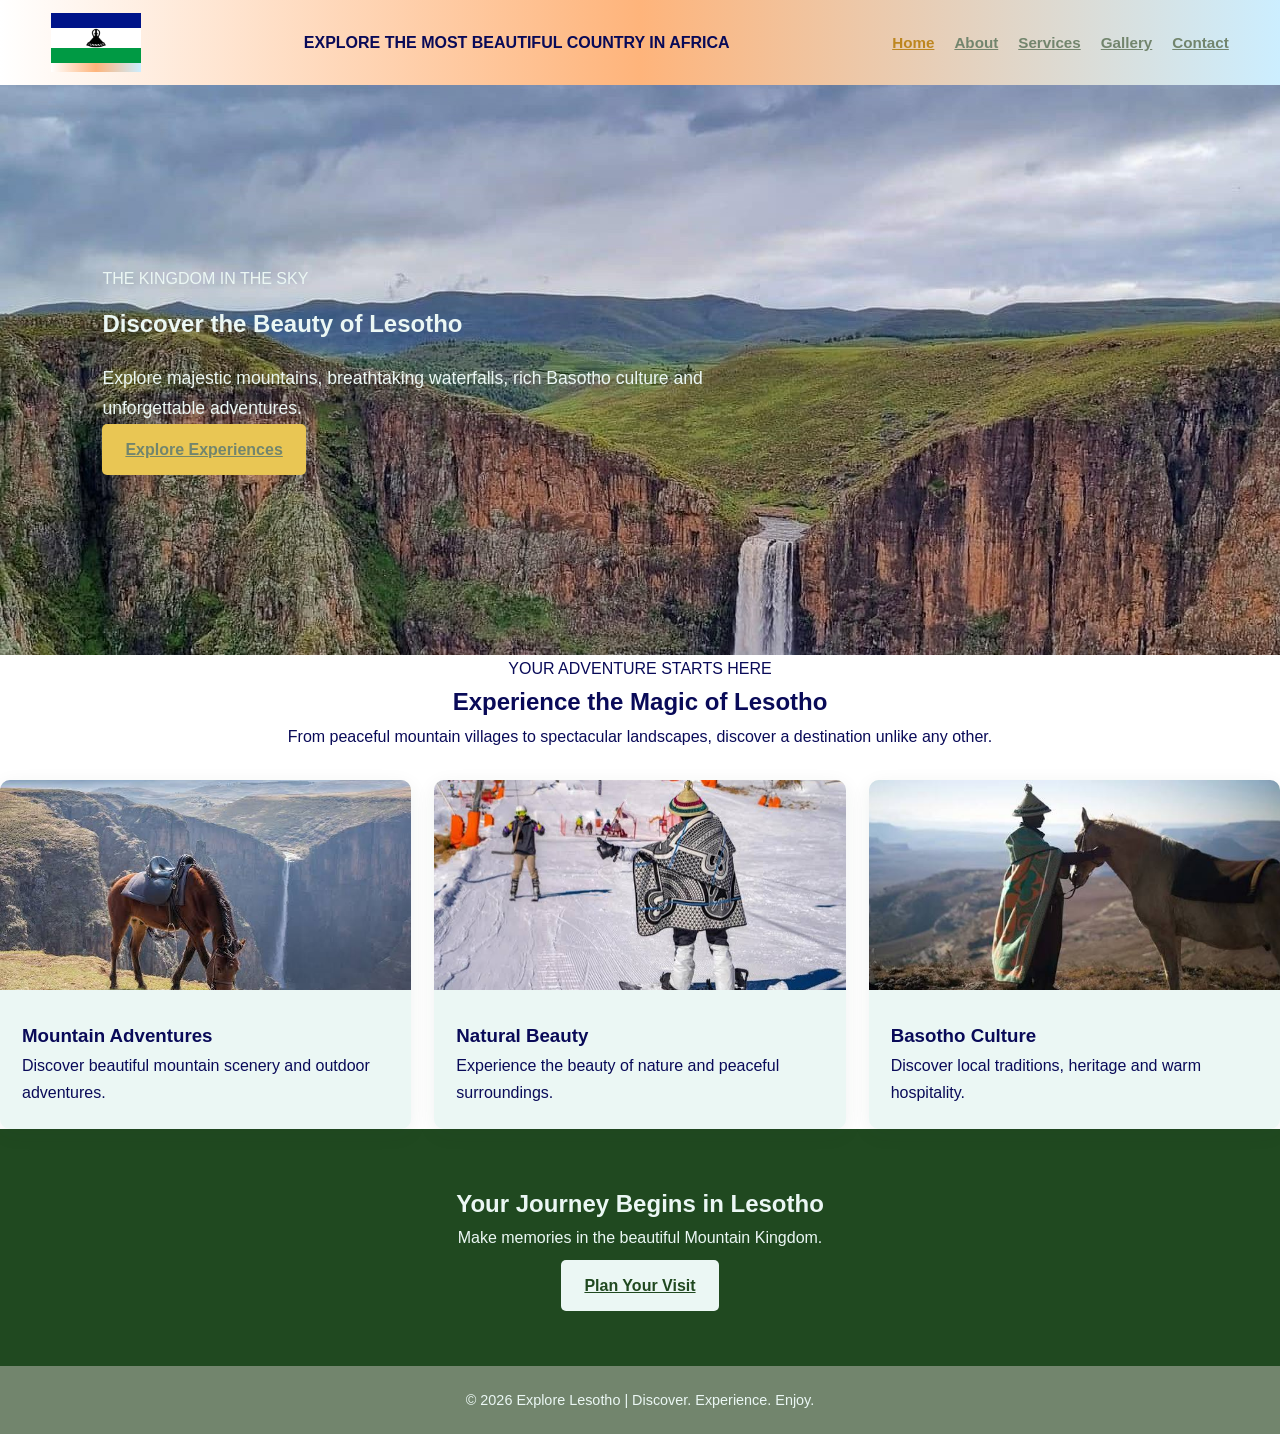
<file: index.html>
<!DOCTYPE html>
<html lang="en">
<head>
    <meta charset="UTF-8">
    <meta name="viewport" content="width=device-width, initial-scale=1">
    <title>Explore Lesotho | Home</title>
    <link rel="stylesheet" href="style.css">
</head>
<body>
<header>
    <nav class="navbar">
       
          <header class="site-header">
    <img src="les.png" width="90" height="50">
</header>

            <span><b>EXPLORE THE MOST BEAUTIFUL COUNTRY IN AFRICA</b></span>
        </a>
        <ul class="nav-links">
            <li><a class="active" href="index.html">Home</a></li>
            <li><a href="about.html">About</a></li>
            <li><a href="services.html">Services</a></li>
            <li><a href="gallery.html">Gallery</a></li>
            <li><a href="contact.html">Contact</a></li>
        </ul>
    </nav>
</header>

<main>
    <section class="hero">
        <div class="hero-content">
            <p class="eyebrow">THE KINGDOM IN THE SKY</p>
            <h1>Discover the Beauty of Lesotho</h1>
            <p>Explore majestic mountains, breathtaking waterfalls,
               rich Basotho culture and unforgettable adventures.</p>
            <a class="btn" href="services.html">Explore Experiences</a>
        </div>
    </section>

    <section class="section intro">
        <p class="eyebrow">YOUR ADVENTURE STARTS HERE</p>
        <h2>Experience the Magic of Lesotho</h2>
        <p>From peaceful mountain villages to spectacular landscapes,
           discover a destination unlike any other.</p>

        <div class="cards">
            <article class="card">
                <img src="horse 2.jpg">
                <div class="card-content">
                    <h3>Mountain Adventures</h3>
                    <p>Discover beautiful mountain scenery and outdoor adventures.</p>
                </div>
            </article>
            <article class="card">
                <img src="skiing.jpg">
                <div class="card-content">
                    <h3>Natural Beauty</h3>
                    <p>Experience the beauty of nature and peaceful surroundings.</p>
                </div>
            </article>
            <article class="card">
                <img src="basotho cultcure.jpg">
                <div class="card-content">
                    <h3>Basotho Culture</h3>
                    <p>Discover local traditions, heritage and warm hospitality.</p>
                </div>
            </article>
        </div>
    </section>

    <section class="cta">
        <h2>Your Journey Begins in Lesotho</h2>
        <p>Make memories in the beautiful Mountain Kingdom.</p>
        <a class="btn btn-light" href="contact.html">Plan Your Visit</a>
    </section>
</main>

<footer>
    <p>&copy; 2026 Explore Lesotho | Discover. Experience. Enjoy.</p>
</footer>
</body>
</html>
</file>
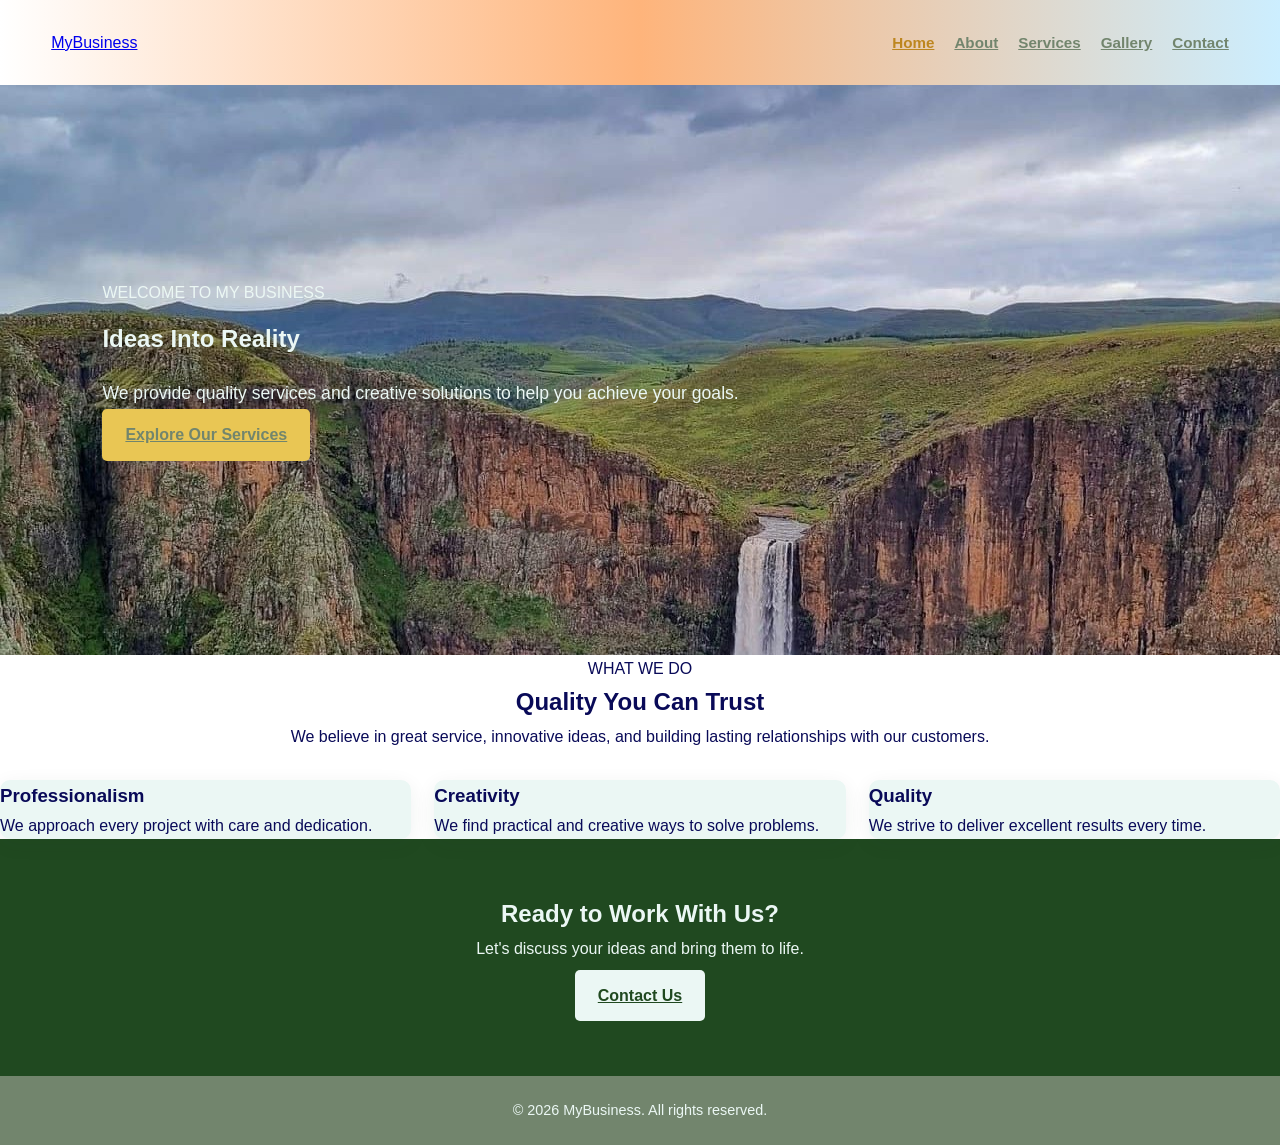
<file: 901021715.html>
<!DOCTYPE html>
<html lang="en">
<head>
    <meta charset="UTF-8">
    <meta name="viewport" content="width=device-width, initial-scale=1.0">
    <title>Home | My Business</title>
    <link rel="stylesheet" href="style.css">
</head>
<body>
    <header>
        <nav class="navbar">
            <a href="index.html" class="logo">MyBusiness</a>
            <ul class="nav-links">
                <li><a href="index.html" class="active">Home</a></li>
                <li><a href="about.html">About</a></li>
                <li><a href="services.html">Services</a></li>
                <li><a href="gallery.html">Gallery</a></li>
                <li><a href="contact.html">Contact</a></li>
            </ul>
        </nav>
    </header>

    <main>
        <section class="hero">
            <div class="hero-content">
                <p class="eyebrow">WELCOME TO MY BUSINESS</p>
                <h1>Ideas Into Reality</h1>
                <p>
                    We provide quality services and creative solutions
                    to help you achieve your goals.
                </p>
                <a href="services.html" class="btn">Explore Our Services</a>
            </div>
        </section>

        <section class="section intro">
            <p class="eyebrow">WHAT WE DO</p>
            <h2>Quality You Can Trust</h2>
            <p>
                We believe in great service, innovative ideas, and
                building lasting relationships with our customers.
            </p>

            <div class="cards">
                <article class="card">
                    <h3>Professionalism</h3>
                    <p>We approach every project with care and dedication.</p>
                </article>
                <article class="card">
                    <h3>Creativity</h3>
                    <p>We find practical and creative ways to solve problems.</p>
                </article>
                <article class="card">
                    <h3>Quality</h3>
                    <p>We strive to deliver excellent results every time.</p>
                </article>
            </div>
        </section>

        <section class="cta">
            <h2>Ready to Work With Us?</h2>
            <p>Let's discuss your ideas and bring them to life.</p>
            <a href="contact.html" class="btn btn-light">Contact Us</a>
        </section>
    </main>

    <footer>
        <p>&copy; 2026 MyBusiness. All rights reserved.</p>
    </footer>
</body>
</html>
</file>
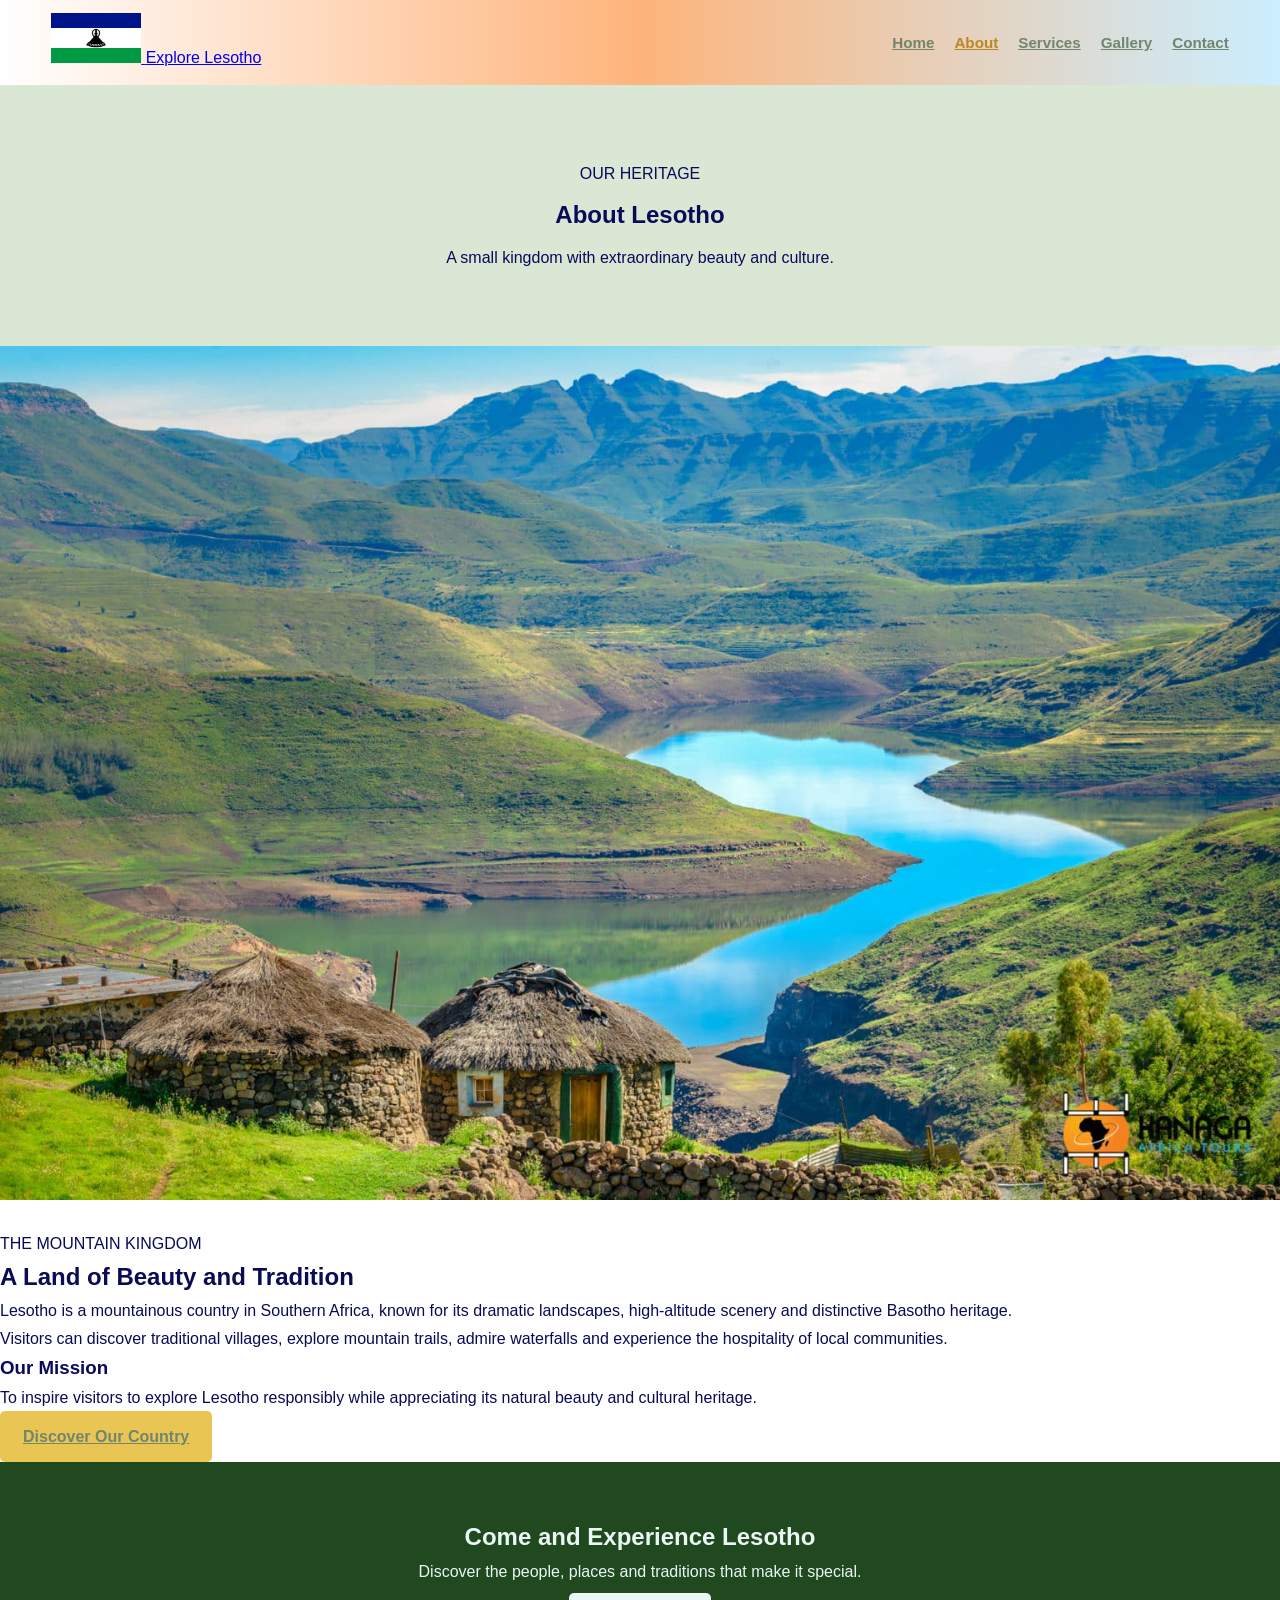
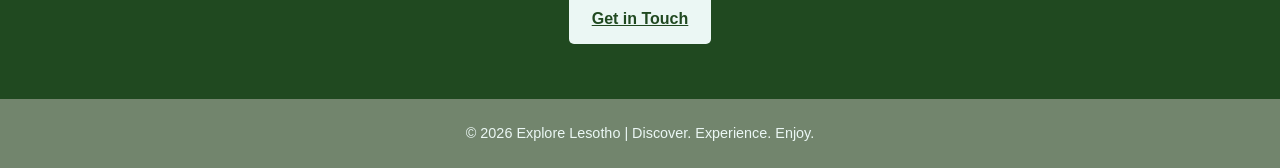
<file: about.html>
<!DOCTYPE html>
<html lang="en">
<head>
    <meta charset="UTF-8">
    <meta name="viewport" content="width=device-width, initial-scale=1.0">
    <title>About Lesotho | Explore Lesotho</title>
    <link rel="stylesheet" href="style.css">
</head>
<body>
<header>
    <nav class="navbar">
        <a href="index.html" class="logo">
            <img src="les.png" width="90" height="50" class="logo-img">
            <span>Explore Lesotho</span>
        </a>
        <ul class="nav-links">
            <li><a href="index.html">Home</a></li>
            <li><a class="active" href="about.html">About</a></li>
            <li><a href="services.html">Services</a></li>
            <li><a href="gallery.html">Gallery</a></li>
            <li><a href="contact.html">Contact</a></li>
        </ul>
    </nav>
</header>

<main>
    <section class="page-banner">
        <p class="eyebrow">OUR HERITAGE</p>
        <h1>About Lesotho</h1>
        <p>A small kingdom with extraordinary beauty and culture.</p>
    </section>

    <section class="section about-layout">
        <img src="les2.png" width="100%" height="">

        <div>
            <p class="eyebrow">THE MOUNTAIN KINGDOM</p>
            <h2>A Land of Beauty and Tradition</h2>
            <p>Lesotho is a mountainous country in Southern Africa,
               known for its dramatic landscapes, high-altitude scenery
               and distinctive Basotho heritage.</p>
            <p>Visitors can discover traditional villages, explore
               mountain trails, admire waterfalls and experience the
               hospitality of local communities.</p>
            <h3>Our Mission</h3>
            <p>To inspire visitors to explore Lesotho responsibly while
               appreciating its natural beauty and cultural heritage.</p>
            <a class="btn" href="gallery.html">Discover Our Country</a>
        </div>
    </section>

    <section class="cta">
        <h2>Come and Experience Lesotho</h2>
        <p>Discover the people, places and traditions that make it special.</p>
        <a class="btn btn-light" href="contact.html">Get in Touch</a>
    </section>
</main>

<footer>
    <p>&copy; 2026 Explore Lesotho | Discover. Experience. Enjoy.</p>
</footer>
</body>
</html>
</file>
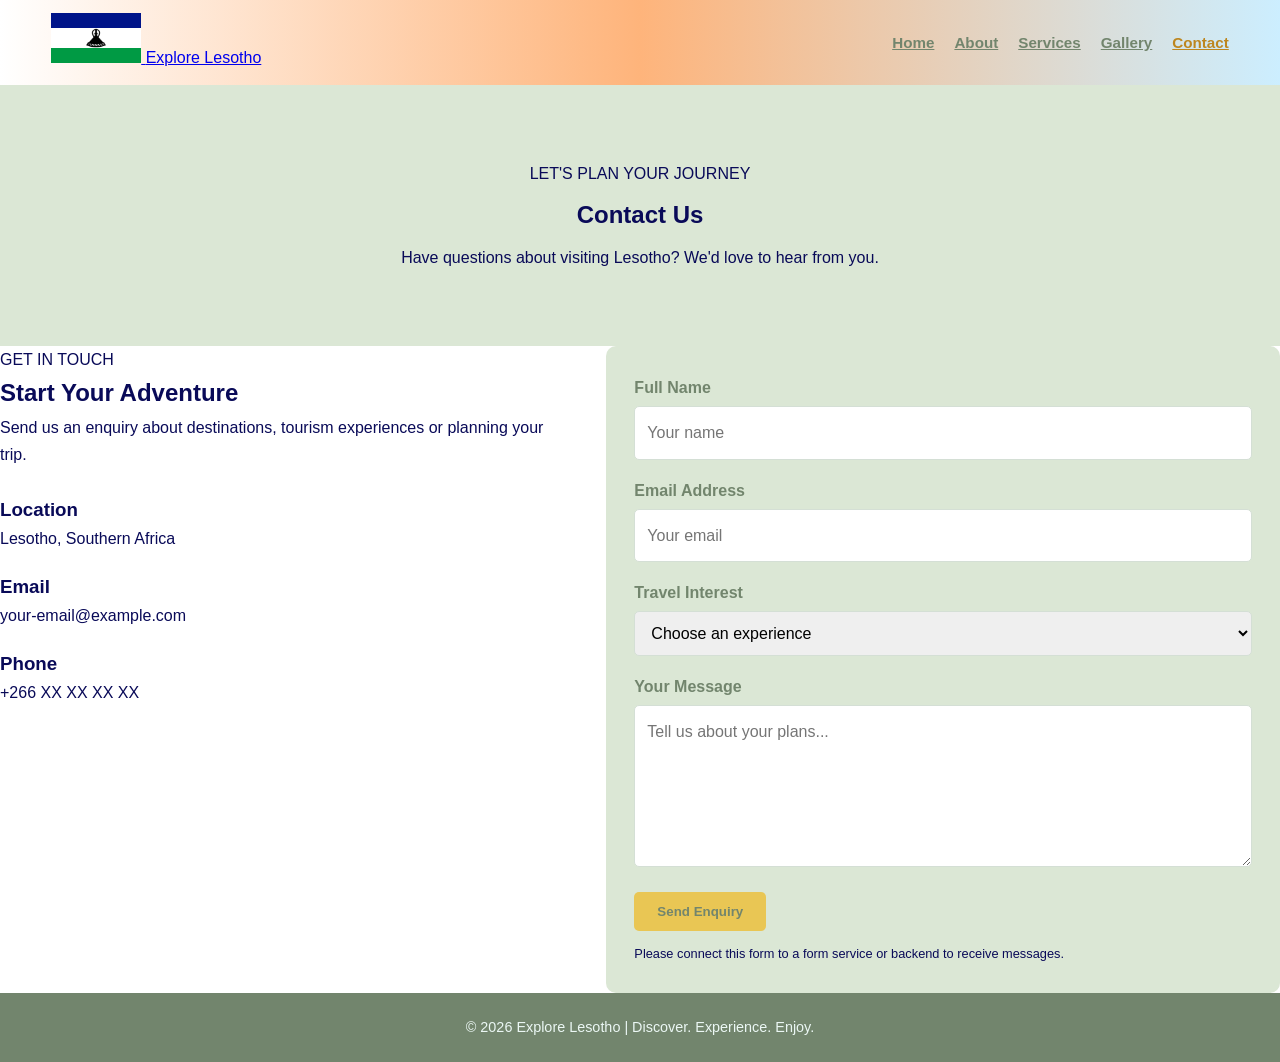
<file: contact.html>
<!DOCTYPE html>
<html lang="en">
<head>
    <meta charset="UTF-8">
    <meta name="viewport" content="width=device-width, initial-scale=1">
    <title>Contact | Explore Lesotho</title>
    <link rel="stylesheet" href="style.css">
</head>
<body>
<header>
    <nav class="navbar">
        <a href="index.html" class="logo">
            <img src="les.png" width="90" height="50" alt="Explore Lesotho logo">
            <span>Explore Lesotho</span>
        </a>
        <ul class="nav-links">
            <li><a href="index.html">Home</a></li>
            <li><a href="about.html">About</a></li>
            <li><a href="services.html">Services</a></li>
            <li><a href="gallery.html">Gallery</a></li>
            <li><a class="active" href="contact.html">Contact</a></li>
        </ul>
    </nav>
</header>

<main>
    <section class="page-banner">
        <p class="eyebrow">LET'S PLAN YOUR JOURNEY</p>
        <h1>Contact Us</h1>
        <p>Have questions about visiting Lesotho? We'd love to hear from you.</p>
    </section>

    <section class="section contact-layout">
        <div>
            <p class="eyebrow">GET IN TOUCH</p>
            <h2>Start Your Adventure</h2>
            <p>Send us an enquiry about destinations, tourism experiences
               or planning your trip.</p>

            <div class="contact-info">
                <h3>Location</h3>
                <p>Lesotho, Southern Africa</p>

                <h3>Email</h3>
                <p>your-email@example.com</p>

                <h3>Phone</h3>
                <p>+266 XX XX XX XX</p>
            </div>
        </div>

        <form class="contact-form" action="#" method="post">
            <label for="name">Full Name</label>
            <input type="text" id="name" name="name"
                   placeholder="Your name" required>

            <label for="email">Email Address</label>
            <input type="email" id="email" name="email"
                   placeholder="Your email" required>

            <label for="interest">Travel Interest</label>
            <select id="interest" name="interest" required>
                <option value="">Choose an experience</option>
                <option>Guided Tours</option>
                <option>Hiking Adventures</option>
                <option>Cultural Experiences</option>
                <option>Accommodation</option>
                <option>Other Enquiry</option>
            </select>

            <label for="message">Your Message</label>
            <textarea id="message" name="message" rows="5"
                      placeholder="Tell us about your plans..."
                      required></textarea>

            <button class="btn" type="submit">Send Enquiry</button>
            <p class="note">Please connect this form to a form service or backend to receive messages.</p>
        </form>
    </section>
</main>

<footer>
    <p>&copy; 2026 Explore Lesotho | Discover. Experience. Enjoy.</p>
</footer>
</body>
</html>
</file>
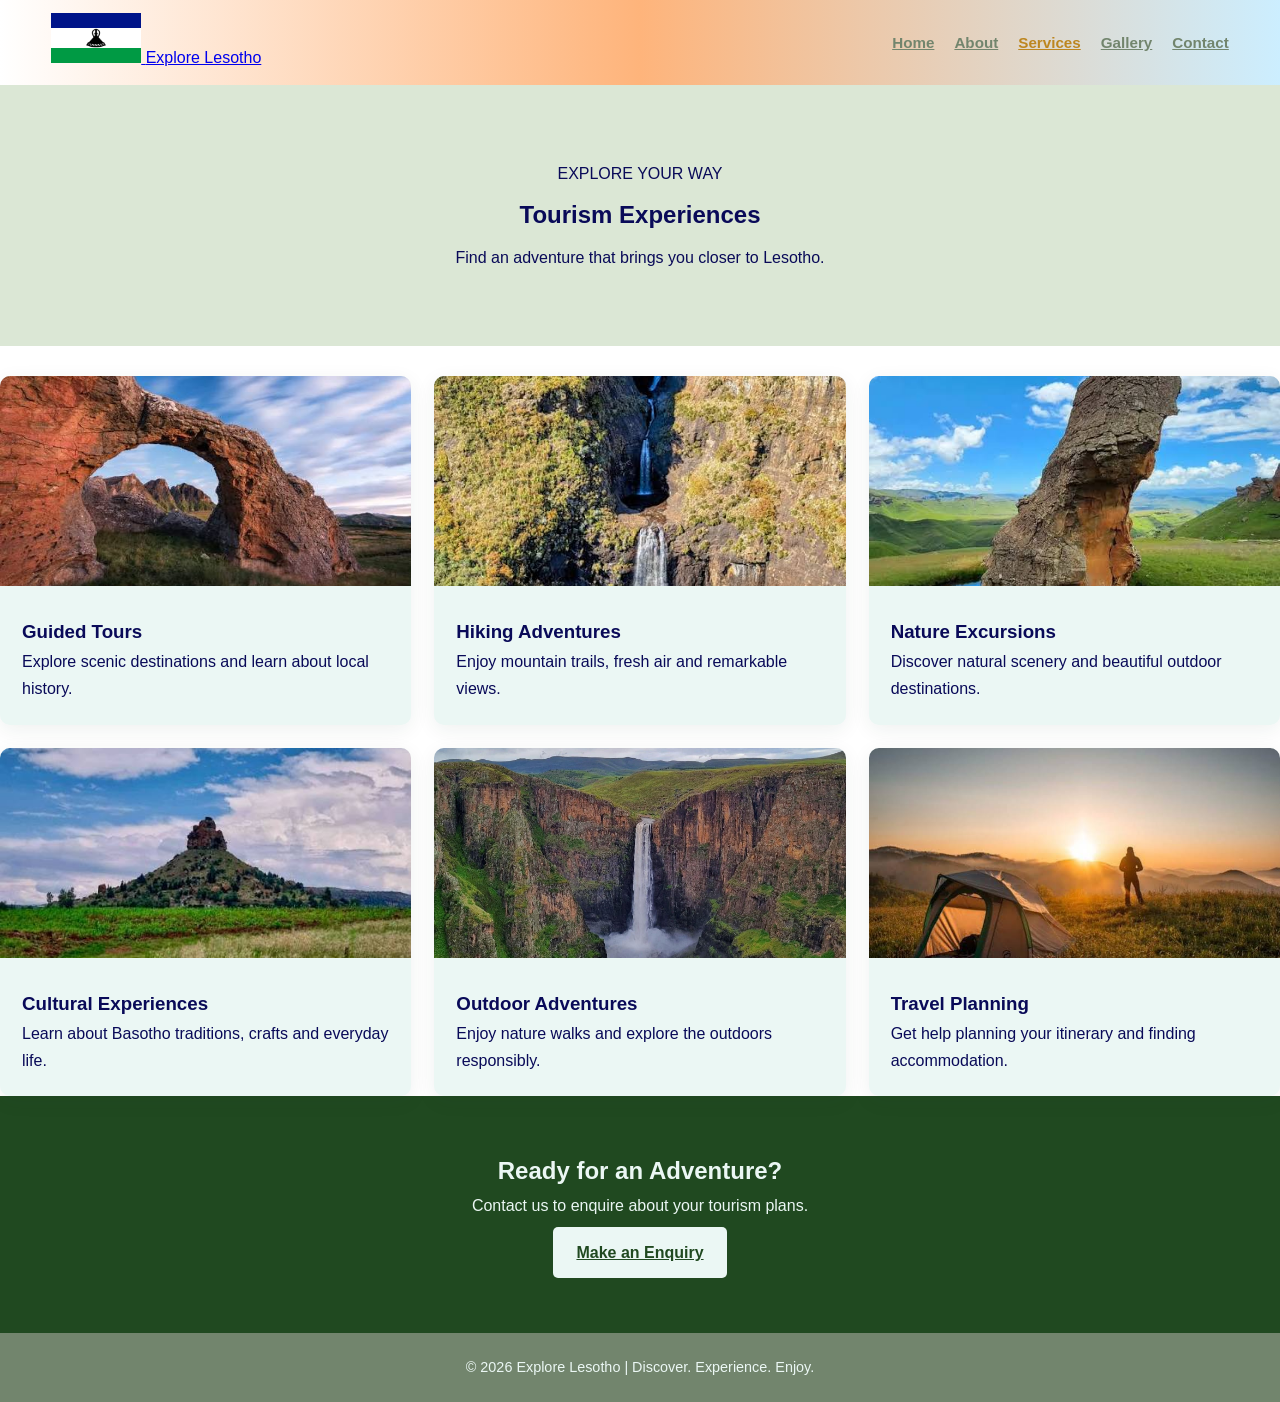
<file: services.html>
<!DOCTYPE html>
<html lang="en">
<head>
    <meta charset="UTF-8">
    <meta name="viewport" content="width=device-width, initial-scale=1">
    <title>Tourism Services | Explore Lesotho</title>
    <link rel="stylesheet" href="style.css">
</head>
<body>
<header>
    <nav class="navbar">
        <a href="index.html" class="logo">
            <img src="les.png" width="90" height="50" alt="Explore Lesotho logo">
            <span>Explore Lesotho</span>
        </a>
        <ul class="nav-links">
            <li><a href="index.html">Home</a></li>
            <li><a href="about.html">About</a></li>
            <li><a class="active" href="services.html">Services</a></li>
            <li><a href="gallery.html">Gallery</a></li>
            <li><a href="contact.html">Contact</a></li>
        </ul>
    </nav>
</header>

<main>
    <section class="page-banner">
        <p class="eyebrow">EXPLORE YOUR WAY</p>
        <h1>Tourism Experiences</h1>
        <p>Find an adventure that brings you closer to Lesotho.</p>
    </section>

    <section class="section">
        <div class="cards">
            <article class="card">
                <img src="natural beauty 2.jpg">
                <div class="card-content">
                    <h3>Guided Tours</h3>
                    <p>Explore scenic destinations and learn about local history.</p>
                </div>
            </article>
            <article class="card">
                <img src="natural beauty 1.jpg">
                <div class="card-content">
                    <h3>Hiking Adventures</h3>
                    <p>Enjoy mountain trails, fresh air and remarkable views.</p>
                </div>
            </article>
            <article class="card">
                <img src="nature trails 1.jpg">
                <div class="card-content">
                    <h3>Nature Excursions</h3>
                    <p>Discover natural scenery and beautiful outdoor destinations.</p>
                </div>
            </article>
            <article class="card">
                <img src="qiloane 1.jpg">
                <div class="card-content">
                    <h3>Cultural Experiences</h3>
                    <p>Learn about Basotho traditions, crafts and everyday life.</p>
                </div>
            </article>
            <article class="card">
                <img src="mal.png">
                <div class="card-content">
                    <h3>Outdoor Adventures</h3>
                    <p>Enjoy nature walks and explore the outdoors responsibly.</p>
                </div>
            </article>
            <article class="card">
                <img src="hiking.jpg">
                <div class="card-content">
                    <h3>Travel Planning</h3>
                    <p>Get help planning your itinerary and finding accommodation.</p>
                </div>
            </article>
        </div>
    </section>

    <section class="cta">
        <h2>Ready for an Adventure?</h2>
        <p>Contact us to enquire about your tourism plans.</p>
        <a class="btn btn-light" href="contact.html">Make an Enquiry</a>
    </section>
</main>

<footer>
    <p>&copy; 2026 Explore Lesotho | Discover. Experience. Enjoy.</p>
</footer>
</body>
</html>
</file>
<file: style.css>
/* GENERAL */
* {
    margin: 0;
    padding: 0;
    box-sizing: border-box;
}

:root {
    --green: #204920;
    --gold: #e9c654;
    --dark: #72856d;
    --light: #dbe7d5;
    --white: #ebf7f4;
    --text: #090a58;
}

body {
    font-family: Arial, sans-serif;
    color: var(--text);
    line-height: 1.7;
}




/* HEADER AND LOGO */
header { background-image: linear-gradient(to right, white, #feb47b, #cceeff)}

.navbar {
    max-width: 1200px;
    width: 92%;
    min-height: 85px;
    margin: auto;
    display: flex;
    align-items: center;
    justify-content: space-between;
    gap: 20px;
}



.nav-links {
    display: flex;
    flex-wrap: wrap;
    gap: 20px;
    list-style: none;
}

.nav-links a {
    color: var(--dark);
    font-size: .95rem;
    font-weight: bold;
}

.nav-links a:hover,
.nav-links .active { color: #bd861f; }

/* BUTTONS */
.btn {
    display: inline-block;
    background: var(--gold);
    color: var(--dark);
    padding: 12px 23px;
    border: none;
    border-radius: 5px;
    font-weight: bold;
    cursor: pointer;
    transition: .3s;
}

.btn:hover { background: #f3c66d; transform: translateY(-2px); }
.btn-light { background: var(--white); color: var(--green); }

/* HOME HERO */
.hero {
    min-height: 570px;
    display: flex;
    align-items: center;
    padding: 65px 8%;
    background:
        linear-gradient(90deg, #102e22dd, #102e2240),
        url("https://images.unsplash.com/photo-1464822759023-fed622ff2c3b?auto=format&fit=crop&w=1800&q=85")
        center/cover;
        background-image: url('mal.png');
}

.hero-content { max-width: 650px; color: var(--white); }
.hero h1 { color: var(--white); margin: 12px 0 20px; }
.hero p:not(.eyebrow) { font-size: 1.1rem; }

/* PAGE HEADINGS */
.page-banner {
    text-align: center;
    padding: 75px 5%;
    background: var(--light);
}

.page-banner h1 { margin: 8px 0; }

/* IMAGE CARDS */
.intro { text-align: center; }

.cards {
    display: grid;
    grid-template-columns: repeat(3, 1fr);
    gap: 23px;
    margin-top: 30px;
    text-align: left;
}

.card {
    overflow: hidden;
    border-radius: 10px;
    background: var(--white);
    box-shadow: 0 5px 20px #18332612;
    transition: .3s;
}

.card:hover { transform: translateY(-5px); }
.card img { width: 100%; height: 210px; object-fit: cover; }
.card-content { padding: 22px; }
.card p { margin-bottom: 0; }

/* ABOUT PAGE */
.about-layout {
    display: grid;
    grid-template-columns: 1fr;
    gap: 30px;
    width: 100%;
    max-width: 100%;
    align-items: center;
    margin:0 auto;
    text-align: left;
}

.feature-img {
    width: 100%;
    height: auto;
    display:block;
    object-fit: cover;
    border-radius: 12px;
}

/* GALLERY */
.gallery {
    display: grid;
    grid-template-columns: repeat(3, 1fr);
    gap: 20px;
}

.gallery figure {
    overflow: hidden;
    border-radius: 9px;
    background: var(--light);
    box-shadow: 0 4px 15px #0001;
}

.gallery img {
    width: 100%;
    height: 230px;
    object-fit: cover;
    transition: .4s;
}

.gallery figure:hover img { transform: scale(1.05); }

.gallery figcaption {
    padding: 14px;
    font-weight: bold;
    color: var(--dark);
}

/* CONTACT */
.contact-layout {
    display: grid;
    grid-template-columns: 1fr 1.2fr;
    gap: 45px;
}

.contact-info { margin-top: 25px; }
.contact-info h3 { margin-top: 18px; }

.contact-form {
    padding: 28px;
    background: var(--light);
    border-radius: 10px;
}

.contact-form label {
    display: block;
    margin-bottom: 5px;
    font-weight: bold;
    color: var(--dark);
}

.contact-form input,
.contact-form textarea,
.contact-form select {
    width: 100%;
    padding: 12px;
    margin-bottom: 17px;
    border: 1px solid #d4dfd5;
    border-radius: 5px;
    font: inherit;
}

.contact-form textarea { resize: vertical; }
.note { margin-top: 12px; font-size: .8rem; }

/* FOOTER AND CALL TO ACTION */
.cta {
    text-align: center;
    padding: 55px 5%;
    background: var(--green);
    color: var(--white);
}

.cta h2 { color: var(--white); }
.cta .btn { margin-top: 8px; }

footer {
    text-align: center;
    padding: 22px;
    background: var(--dark);
    color: var(--white);
}

footer p { margin: 0; font-size: .9rem; }

/* MOBILE RESPONSIVENESS */
@media (max-width: 1200px) {
    .navbar { flex-direction: column; padding: 16px 0; }
    .nav-links { justify-content: center; gap: 10px 16px; }
    .cards, .gallery { grid-template-columns: repeat(2, 1fr); }
    .about-layout, .contact-layout { grid-template-columns: 1fr; }
    .about-layout{
        margin: 0;
        padding: 0;
    }
}

@media (max-width: 1200px) {
    .cards, .gallery { grid-template-columns: 1fr; }
    .hero { min-height: 480px; padding: 45px 6%; }
    .hero h1 { font-size: 2.5rem; }
    .gallery img { height: 240px; }
    .feature-img { height: 280px; }
    .logo { font-size: 1.15rem; }
    .nav-links a { font-size: .85rem; }
    .contact-form { padding: 20px; }
}
</file>
